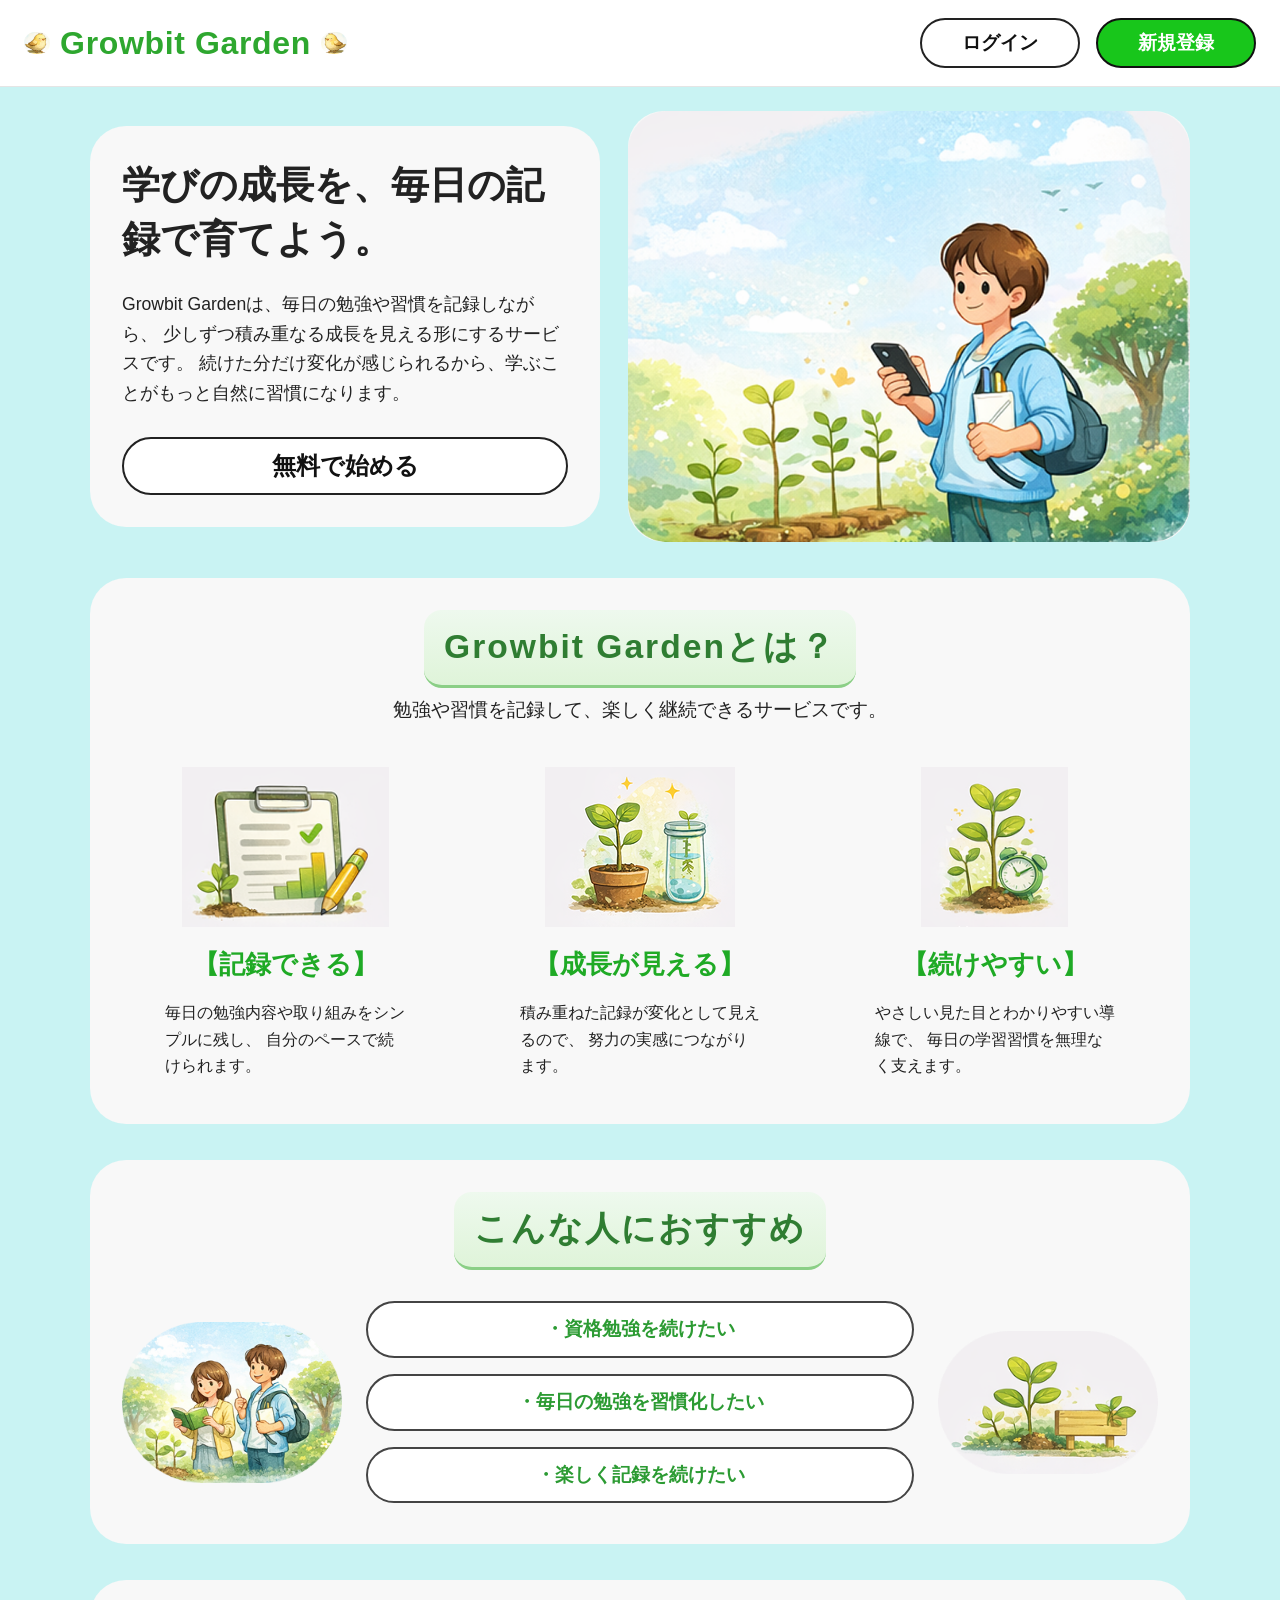
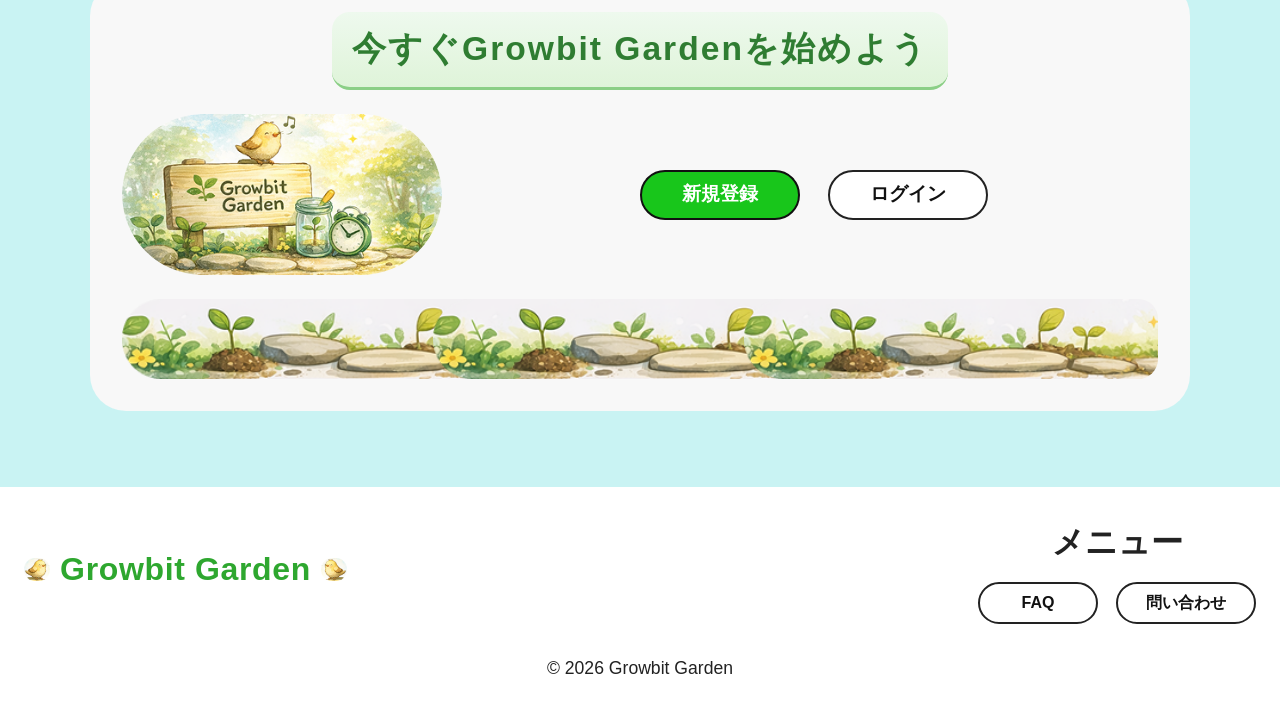
<file: index.html>
<!DOCTYPE html>
<html lang="ja">

<head>
  <meta charset="UTF-8" />
  <meta name="viewport" content="width=device-width, initial-scale=1.0" />
  <title>Growbit Garden</title>
  <link rel="stylesheet" href="style.css" />
</head>

<body>
  <header class="site-header">
    <div class="logo">
      <img src="images/logo-chick.png" class="logo-icon" />
      <span class="logo-text">Growbit Garden</span>
      <img src="images/logo-chick (2).png" class="logo-icon" />
    </div>

    <nav class="header-buttons">
      <a href="login.html" class="btn btn-outline">ログイン</a>
      <a href="signup.html" class="btn btn-primary">新規登録</a>
    </nav>
  </header>

  <main>
    <section class="hero section-card hero-grid">
      <div class="hero-content">
        <h1>学びの成長を、毎日の記録で育てよう。</h1>
        <p>
          Growbit Gardenは、毎日の勉強や習慣を記録しながら、
          少しずつ積み重なる成長を見える形にするサービスです。
          続けた分だけ変化が感じられるから、学ぶことがもっと自然に習慣になります。
        </p>
        <a href="signup.html" class="btn btn-outline large">無料で始める</a>
      </div>

      <div class="hero-image">
        <img src="images/hero-boy.png" alt="スマホを持つ男の子のイラスト" />
      </div>
    </section>

    <section class="section-card about">
      <h2>Growbit Gardenとは？</h2>
      <p class="section-lead">
        勉強や習慣を記録して、楽しく継続できるサービスです。
      </p>

      <div class="feature-list">
        <article class="feature-item">
          <img src="images/feature-record.png" alt="記録できるイメージ" />
          <h3>【記録できる】</h3>
          <p>
            毎日の勉強内容や取り組みをシンプルに残し、
            自分のペースで続けられます。
          </p>
        </article>

        <article class="feature-item">
          <img src="images/feature-growth.png" alt="成長が見えるイメージ" />
          <h3>【成長が見える】</h3>
          <p>
            積み重ねた記録が変化として見えるので、
            努力の実感につながります。
          </p>
        </article>

        <article class="feature-item">
          <img src="images/feature-continue.png" alt="続けやすいイメージ" />
          <h3>【続けやすい】</h3>
          <p>
            やさしい見た目とわかりやすい導線で、
            毎日の学習習慣を無理なく支えます。
          </p>
        </article>
      </div>
    </section>

    <section class="section-card recommend">
      <h2>こんな人におすすめ</h2>

      <div class="recommend-grid">
        <div class="recommend-image">
          <img src="images/recommend-left.png" alt="おすすめ人物のイラスト" />
        </div>

        <ul class="recommend-list">
          <li>・資格勉強を続けたい</li>
          <li>・毎日の勉強を習慣化したい</li>
          <li>・楽しく記録を続けたい</li>
        </ul>

        <div class="recommend-image">
          <img src="images/recommend-right.png" alt="植物のイラスト" />
        </div>
      </div>
    </section>

    <section class="section-card cta">
      <h2>今すぐGrowbit Gardenを始めよう</h2>

      <div class="cta-content">
        <div class="cta-image">
          <img src="images/cta-image.png" alt="Growbit Gardenのイメージ" />
        </div>

        <div class="cta-buttons">
          <a href="signup.html" class="btn btn-primary">新規登録</a>
          <a href="login.html" class="btn btn-outline">ログイン</a>
        </div>
      </div>

      <div class="grass-line">
        <img src="images/grass.png" class="grass" />
        <img src="images/grass.png" class="grass" />
        <img src="images/grass.png" class="grass" />
      </div>
    </section>
  </main>

  <footer class="site-footer">
    <div class="footer-brand">
      <img src="images/logo-chick.png" class="logo-icon" />
      <span class="logo-text">Growbit Garden</span>
      <img src="images/logo-chick (2).png" class="logo-icon" />
    </div>

    <div class="footer-menu">
      <h3>メニュー</h3>
      <div class="footer-links">
        <a href="faq.html" class="btn btn-outline small">FAQ</a>
        <a href="contact.html" class="btn btn-outline small">問い合わせ</a>
      </div>
    </div>

    <p class="copyright">© 2026 Growbit Garden</p>
  </footer>
</body>

</html>
</file>
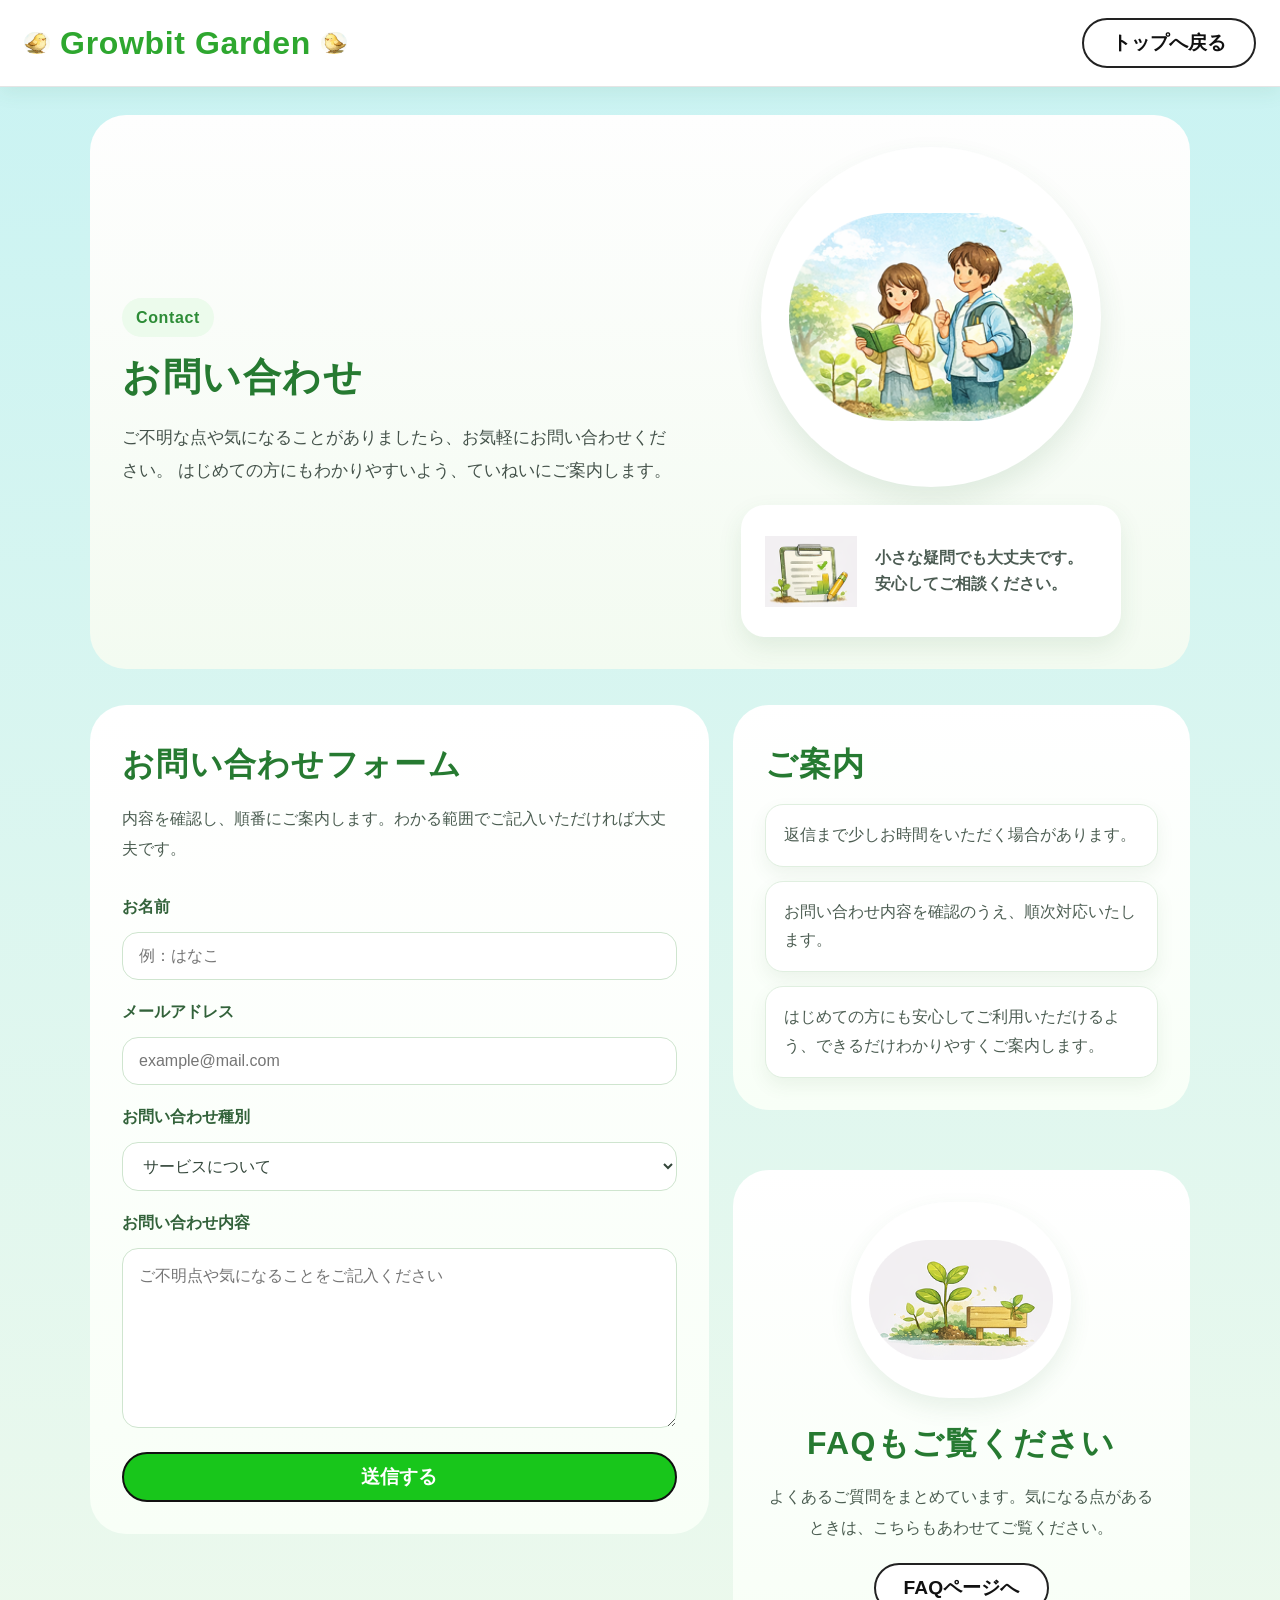
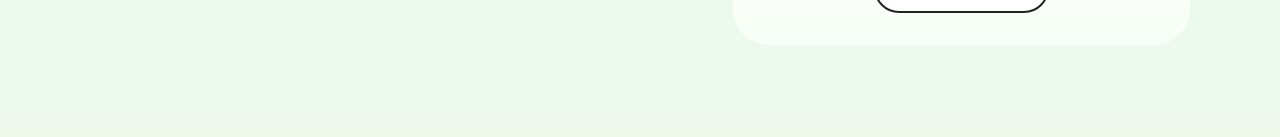
<file: contact.html>
<!DOCTYPE html>
<html lang="ja">

<head>
  <meta charset="UTF-8">
  <meta name="viewport" content="width=device-width, initial-scale=1.0">
  <title>お問い合わせ | Growbit Garden</title>
  <link rel="stylesheet" href="style.css">
</head>

<body class="faq-page contact-page">
  <header class="site-header faq-header">
    <div class="logo">
      <img src="images/logo-chick.png" class="logo-icon" alt="Growbit Gardenのロゴ">
      <span class="logo-text">Growbit Garden</span>
      <img src="images/logo-chick (2).png" class="logo-icon" alt="">
    </div>

    <nav class="header-buttons">
      <a href="index.html" class="btn btn-outline">トップへ戻る</a>
    </nav>
  </header>

  <main class="faq-main contact-main">
    <section class="section-card faq-hero contact-hero">
      <div class="faq-hero-copy">
        <p class="faq-label">Contact</p>
        <h1>お問い合わせ</h1>
        <p class="faq-lead">
          ご不明な点や気になることがありましたら、お気軽にお問い合わせください。
          はじめての方にもわかりやすいよう、ていねいにご案内します。
        </p>
      </div>

      <div class="faq-hero-visual contact-hero-visual">
        <div class="faq-hero-circle contact-hero-circle">
          <img src="images/recommend-left.png" alt="お問い合わせ案内のイラスト">
        </div>
        <div class="faq-mini-card contact-mini-card">
          <img src="images/feature-record.png" alt="記録できるイメージ">
          <p class="faq-mini-text">
            小さな疑問でも大丈夫です。安心してご相談ください。
          </p>
        </div>
      </div>
    </section>

    <section class="contact-grid">
      <section class="section-card contact-form-card">
        <h2>お問い合わせフォーム</h2>
        <p class="contact-form-lead">
          内容を確認し、順番にご案内します。わかる範囲でご記入いただければ大丈夫です。
        </p>

        <form class="contact-form">
          <label for="contact-name">お名前</label>
          <input id="contact-name" type="text" placeholder="例：はなこ">

          <label for="contact-email">メールアドレス</label>
          <input id="contact-email" type="email" placeholder="example@mail.com">

          <label for="contact-type">お問い合わせ種別</label>
          <select id="contact-type">
            <option>サービスについて</option>
            <option>ログインについて</option>
            <option>ご要望</option>
            <option>その他</option>
          </select>

          <label for="contact-message">お問い合わせ内容</label>
          <textarea id="contact-message" placeholder="ご不明点や気になることをご記入ください"></textarea>

          <button type="submit" class="btn btn-primary wide contact-submit">送信する</button>
        </form>
      </section>

      <aside class="contact-side">
        <section class="section-card contact-note-card">
          <h2>ご案内</h2>
          <ul class="contact-note-list">
            <li>返信まで少しお時間をいただく場合があります。</li>
            <li>お問い合わせ内容を確認のうえ、順次対応いたします。</li>
            <li>はじめての方にも安心してご利用いただけるよう、できるだけわかりやすくご案内します。</li>
          </ul>
        </section>

        <section class="section-card contact-faq-card">
          <div class="contact-faq-visual">
            <img src="images/recommend-right.png" alt="植物のイラスト">
          </div>
          <h2>FAQもご覧ください</h2>
          <p>よくあるご質問をまとめています。気になる点があるときは、こちらもあわせてご覧ください。</p>
          <a href="faq.html" class="btn btn-outline">FAQページへ</a>
        </section>
      </aside>
    </section>
  </main>
</body>

</html>
</file>
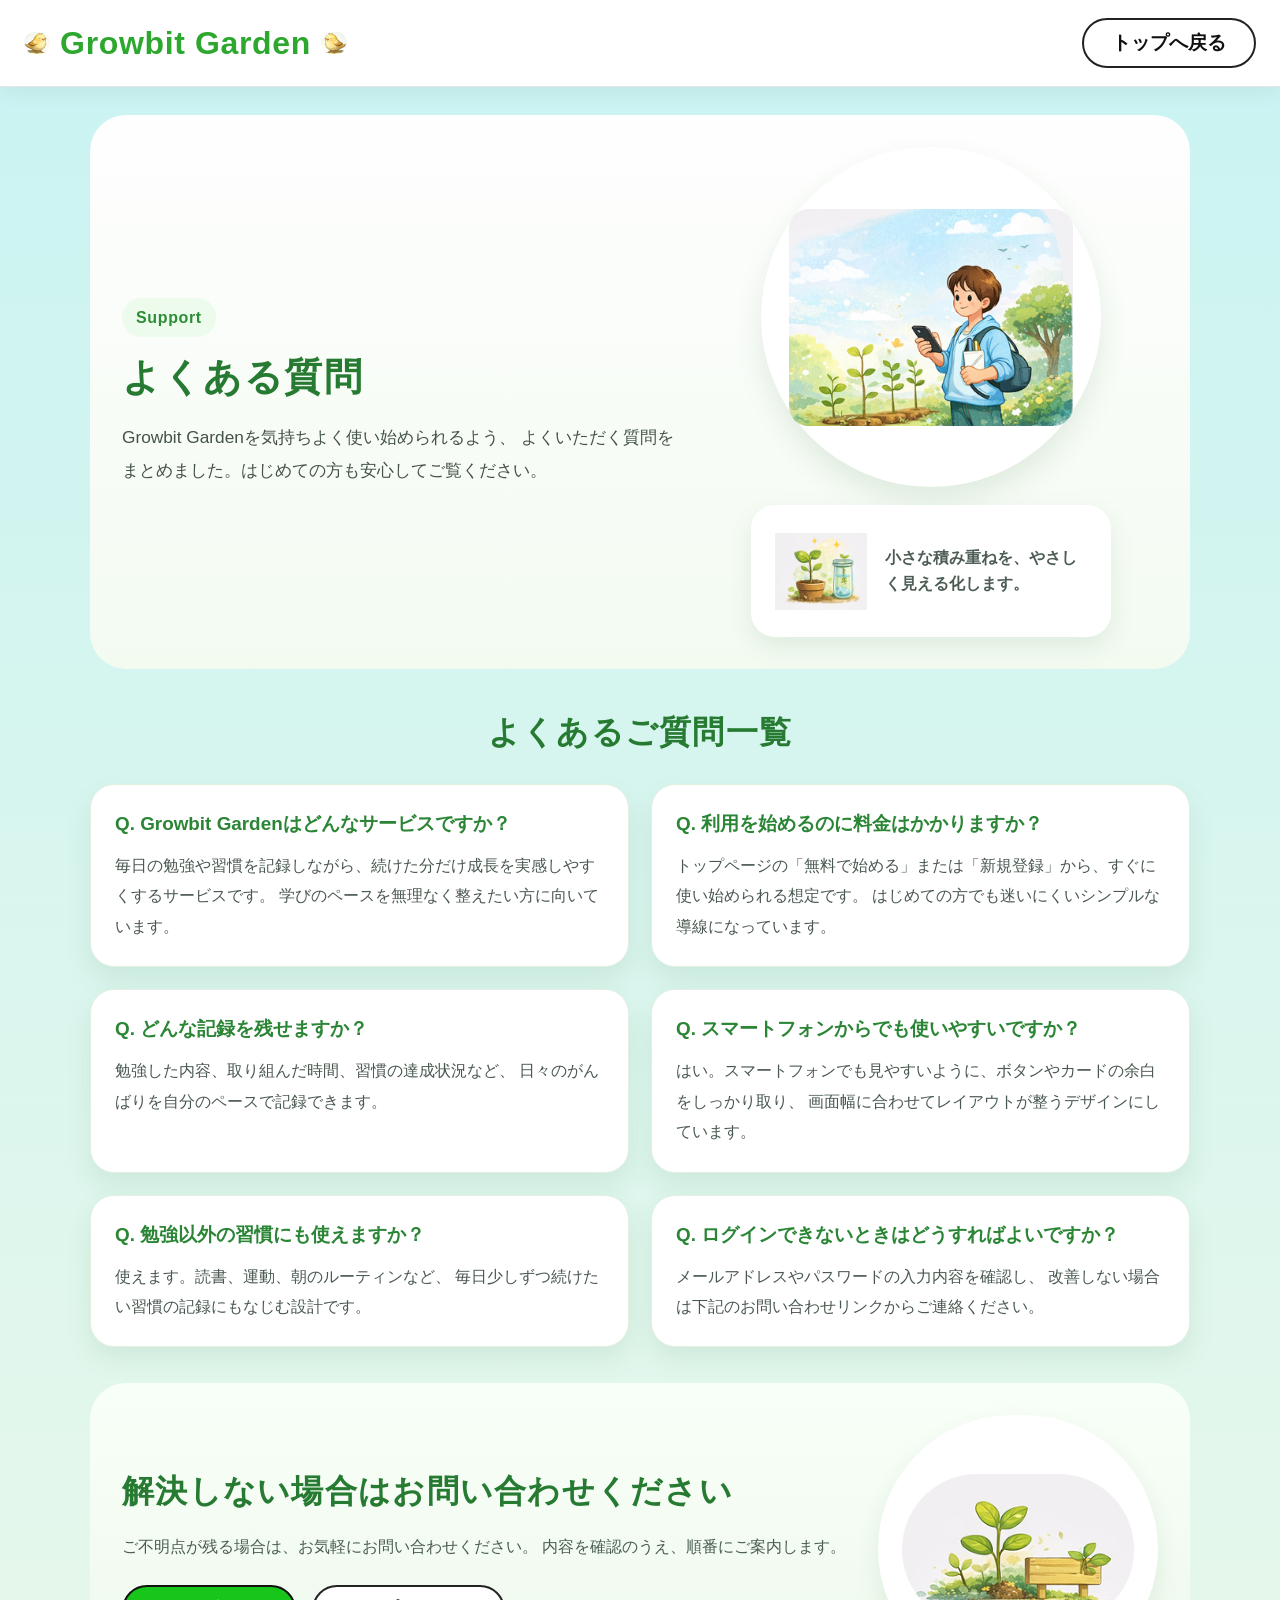
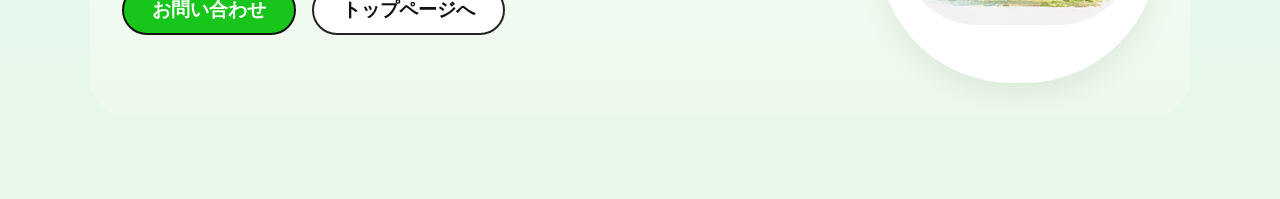
<file: faq.html>
<!DOCTYPE html>
<html lang="ja">

<head>
  <meta charset="UTF-8">
  <meta name="viewport" content="width=device-width, initial-scale=1.0">
  <title>FAQ | Growbit Garden</title>
  <link rel="stylesheet" href="style.css">
</head>

<body class="faq-page">
  <header class="site-header faq-header">
    <div class="logo">
      <img src="images/logo-chick.png" class="logo-icon" alt="Growbit Gardenのロゴ">
      <span class="logo-text">Growbit Garden</span>
      <img src="images/logo-chick (2).png" class="logo-icon" alt="">
    </div>

    <nav class="header-buttons">
      <a href="index.html" class="btn btn-outline">トップへ戻る</a>
    </nav>
  </header>

  <main class="faq-main">
    <section class="section-card faq-hero">
      <div class="faq-hero-copy">
        <p class="faq-label">Support</p>
        <h1>よくある質問</h1>
        <p class="faq-lead">
          Growbit Gardenを気持ちよく使い始められるよう、
          よくいただく質問をまとめました。はじめての方も安心してご覧ください。
        </p>
      </div>

      <div class="faq-hero-visual">
        <div class="faq-hero-circle">
          <img src="images/hero-boy.png" alt="Growbit Gardenの案内イラスト">
        </div>
        <div class="faq-mini-card">
          <img src="images/feature-growth.png" alt="成長が見えるイメージ">
          <p class="faq-mini-text">小さな積み重ねを、やさしく見える化します。</p>
        </div>
      </div>
    </section>

    <section class="faq-list-section">
      <h2>よくあるご質問一覧</h2>

      <div class="faq-grid">
        <article class="faq-card">
          <p class="faq-question">Q. Growbit Gardenはどんなサービスですか？</p>
          <p class="faq-answer">
            毎日の勉強や習慣を記録しながら、続けた分だけ成長を実感しやすくするサービスです。
            学びのペースを無理なく整えたい方に向いています。
          </p>
        </article>

        <article class="faq-card">
          <p class="faq-question">Q. 利用を始めるのに料金はかかりますか？</p>
          <p class="faq-answer">
            トップページの「無料で始める」または「新規登録」から、すぐに使い始められる想定です。
            はじめての方でも迷いにくいシンプルな導線になっています。
          </p>
        </article>

        <article class="faq-card">
          <p class="faq-question">Q. どんな記録を残せますか？</p>
          <p class="faq-answer">
            勉強した内容、取り組んだ時間、習慣の達成状況など、
            日々のがんばりを自分のペースで記録できます。
          </p>
        </article>

        <article class="faq-card">
          <p class="faq-question">Q. スマートフォンからでも使いやすいですか？</p>
          <p class="faq-answer">
            はい。スマートフォンでも見やすいように、ボタンやカードの余白をしっかり取り、
            画面幅に合わせてレイアウトが整うデザインにしています。
          </p>
        </article>

        <article class="faq-card">
          <p class="faq-question">Q. 勉強以外の習慣にも使えますか？</p>
          <p class="faq-answer">
            使えます。読書、運動、朝のルーティンなど、
            毎日少しずつ続けたい習慣の記録にもなじむ設計です。
          </p>
        </article>

        <article class="faq-card">
          <p class="faq-question">Q. ログインできないときはどうすればよいですか？</p>
          <p class="faq-answer">
            メールアドレスやパスワードの入力内容を確認し、
            改善しない場合は下記のお問い合わせリンクからご連絡ください。
          </p>
        </article>
      </div>
    </section>

    <section class="section-card faq-contact">
      <div class="faq-contact-copy">
        <h2>解決しない場合はお問い合わせください</h2>
        <p>
          ご不明点が残る場合は、お気軽にお問い合わせください。
          内容を確認のうえ、順番にご案内します。
        </p>
        <div class="faq-contact-actions">
          <a href="contact.html" class="btn btn-primary">お問い合わせ</a>
          <a href="index.html" class="btn btn-outline">トップページへ</a>
        </div>
      </div>

      <div class="faq-contact-visual">
        <img src="images/recommend-right.png" alt="植物のイラスト">
      </div>
    </section>
  </main>
</body>

</html>
</file>
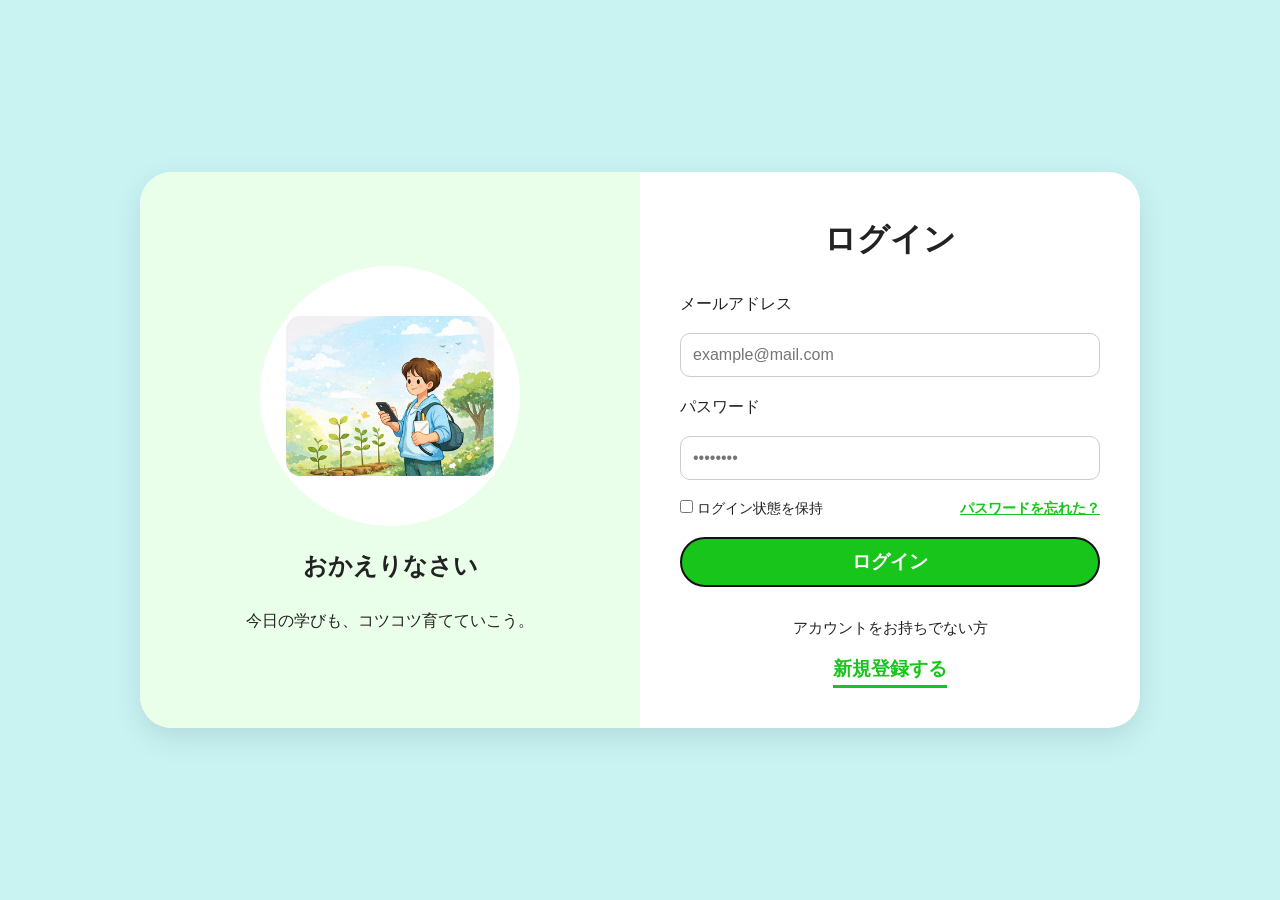
<file: login.html>
<!DOCTYPE html>
<html lang="ja">

<head>
  <meta charset="UTF-8">
  <title>ログイン | Growbit Garden</title>
  <link rel="stylesheet" href="style.css">
</head>

<body class="auth-page">

  <div class="auth-container">

    <!-- 左：ビジュアル -->
    <div class="auth-visual">
      <div class="visual-circle">
        <!-- ここに画像入れる -->
        <img src="images/hero-boy.png" alt="イラスト">
      </div>
      <h2>おかえりなさい</h2>
      <p>今日の学びも、コツコツ育てていこう。</p>
    </div>

    <!-- 右：フォーム -->
    <div class="auth-form">
      <h1>ログイン</h1>

      <form>
        <label>メールアドレス</label>
        <input type="email" placeholder="example@mail.com">

        <label>パスワード</label>
        <input type="password" placeholder="••••••••">

        <div class="form-options">
          <label><input type="checkbox"> ログイン状態を保持</label>
          <a href="#" class="link-forgot">パスワードを忘れた？</a>
        </div>

        <button class="btn btn-primary wide">ログイン</button>
      </form>

      <p class="auth-link">
        アカウントをお持ちでない方
      </p>

      <a href="signup.html" class="register-btn">新規登録する</a>
    </div>

  </div>

</body>

</html>
</file>
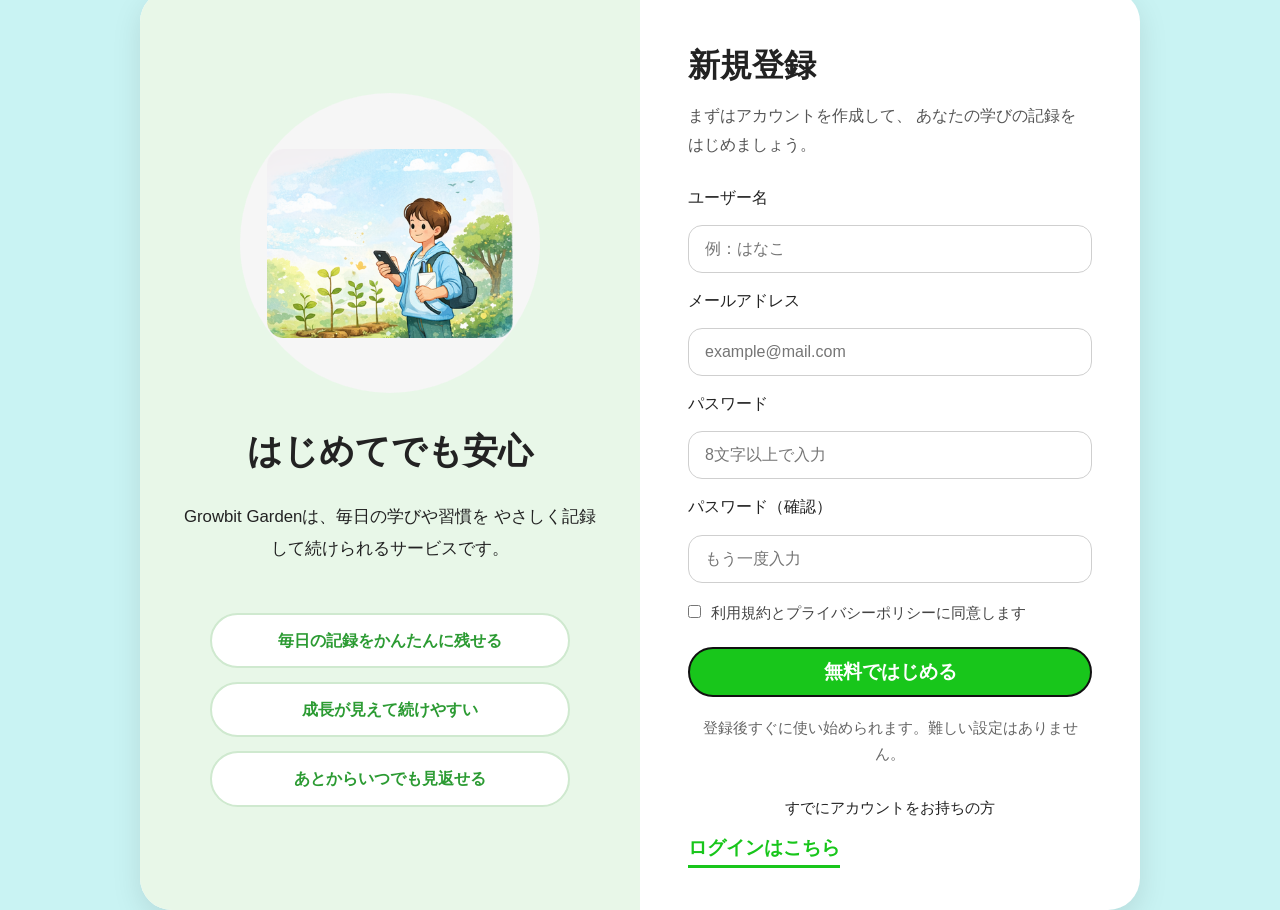
<file: signup.html>
<!DOCTYPE html>
<html lang="ja">

<head>
  <meta charset="UTF-8">
  <meta name="viewport" content="width=device-width, initial-scale=1.0">
  <title>新規登録 | Growbit Garden</title>
  <link rel="stylesheet" href="style.css">
</head>

<body class="auth-page">

  <div class="auth-container signup-layout">

    <!-- 左：安心感を出す説明エリア -->
    <div class="auth-visual signup-visual">
      <div class="visual-circle signup-circle">
        <img src="images/hero-boy.png" alt="Growbit Gardenのイラスト">
      </div>

      <h2>はじめてでも安心</h2>
      <p class="signup-lead">
        Growbit Gardenは、毎日の学びや習慣を
        やさしく記録して続けられるサービスです。
      </p>

      <div class="signup-points">
        <div class="signup-point">毎日の記録をかんたんに残せる</div>
        <div class="signup-point">成長が見えて続けやすい</div>
        <div class="signup-point">あとからいつでも見返せる</div>
      </div>
    </div>

    <!-- 右：フォーム -->
    <div class="auth-form signup-form">
      <h1>新規登録</h1>
      <p class="signup-description">
        まずはアカウントを作成して、
        あなたの学びの記録をはじめましょう。
      </p>

      <form>
        <label for="name">ユーザー名</label>
        <input id="name" type="text" placeholder="例：はなこ">

        <label for="email">メールアドレス</label>
        <input id="email" type="email" placeholder="example@mail.com">

        <label for="password">パスワード</label>
        <input id="password" type="password" placeholder="8文字以上で入力">

        <label for="password-confirm">パスワード（確認）</label>
        <input id="password-confirm" type="password" placeholder="もう一度入力">

        <label class="consent-row">
          <input type="checkbox">
          <span>利用規約とプライバシーポリシーに同意します</span>
        </label>

        <button type="submit" class="btn btn-primary wide signup-submit">
          無料ではじめる
        </button>
      </form>

      <p class="signup-note">
        登録後すぐに使い始められます。難しい設定はありません。
      </p>

      <p class="auth-link">
        すでにアカウントをお持ちの方
      </p>
      <a href="login.html" class="register-btn login-text-link">ログインはこちら</a>
    </div>

  </div>

</body>

</html>
</file>
<file: style.css>
@charset "UTF-8";

* {
    margin: 0;
    padding: 0;
    box-sizing: border-box;
}

body {
    font-family: "Hiragino Sans", "Yu Gothic", "Meiryo", sans-serif;
    background: #c9f3f3;
    color: #222;
    line-height: 1.7;
}

img {
    max-width: 100%;
    display: block;
}

a {
    text-decoration: none;
    color: inherit;
}

main {
    width: min(1100px, calc(100% - 32px));
    margin: 0 auto;
    padding: 24px 0 40px;
}

.site-header {
    width: 100%;
    background: #fff;
    padding: 16px 24px;
    display: flex;
    justify-content: space-between;
    align-items: center;
    gap: 16px;
    flex-wrap: wrap;
    border-bottom: 1px solid #e5e5e5;
}

.logo,
.footer-brand {
    display: flex;
    align-items: center;
    gap: 10px;
}

.logo-text {
    font-size: 2rem;
    font-weight: 800;
    color: #2ea72f;
    letter-spacing: 0.02em;
}

.logo-icon {
    height: 1.4em;
    width: auto;
    vertical-align: middle;
}

.header-buttons {
    display: flex;
    gap: 16px;
    flex-wrap: wrap;
}

.btn {
    display: inline-flex;
    justify-content: center;
    align-items: center;
    min-width: 160px;
    height: 50px;
    padding: 0 28px;
    border-radius: 999px;
    font-size: 1.2rem;
    font-weight: 700;
    border: 2px solid #222;
    transition: 0.2s ease;
}

.btn:hover {
    transform: translateY(-2px);
}

.btn-outline {
    background: #fff;
    color: #111;
}

.btn-primary {
    background: #18c61b;
    color: #fff;
    border-color: #111;
}

.btn.large {
    min-width: 220px;
    height: 58px;
    font-size: 1.5rem;
}

.btn.wide {
    min-width: 240px;
}

.btn.small {
    min-width: 120px;
    height: 42px;
    font-size: 1rem;
}

.section-card {
    background: #f8f8f8;
    border-radius: 36px;
    padding: 32px;
    margin-bottom: 36px;
}

.hero-grid {
    display: grid;
    grid-template-columns: 1fr 1.1fr;
    gap: 28px;
    align-items: center;
    background: transparent;
    padding: 0;
}

.hero-content,
.hero-image {
    background: #f8f8f8;
    border-radius: 36px;
    padding: 32px;
    min-height: 360px;
}

.hero-content {
    display: flex;
    flex-direction: column;
    justify-content: center;
}

.hero-content h1 {
    font-size: 2.4rem;
    line-height: 1.4;
    margin-bottom: 24px;
    font-weight: 800;
}

.hero-content p {
    font-size: 1.1rem;
    margin-bottom: 28px;
    max-width: 34em;
}

.hero-image {
    padding: 0;
    overflow: hidden;
}

.hero-image img {
    width: 100%;
    height: 100%;
    object-fit: cover;
}

.about h2,
.recommend h2,
.cta h2 {
    display: table;
    margin: 0 auto 6px;
    color: #2f7d32;
    background: linear-gradient(180deg, #eef9ee 0%, #dff4d9 100%);
    border-bottom: 3px solid #8bcf86;
    padding: 8px 20px 10px;
    border-radius: 18px;
    text-align: center;
    font-size: 2.1rem;
    font-weight: 800;
    letter-spacing: 0.06em;
}

.about,
.recommend,
.cta {
    text-align: center;
}

.section-lead {
    text-align: center;
    font-size: 1.2rem;
    margin-bottom: 28px;
}

.feature-list {
    display: grid;
    grid-template-columns: repeat(3, 1fr);
    gap: 28px;
    margin-top: 18px;
}

.feature-item {
    text-align: center;
    padding: 12px;
}

.feature-item img {
    width: 220px;
    height: 160px;
    object-fit: contain;
    margin: 0 auto 16px;
}

.feature-item h3 {
    color: #1faa25;
    font-size: 1.6rem;
    margin-bottom: 14px;
    font-weight: 800;
}

.feature-item p {
    font-size: 0.98rem;
    text-align: left;
    max-width: 240px;
    margin: 0 auto;
}

.recommend-grid {
    display: grid;
    grid-template-columns: 220px 1fr 220px;
    gap: 24px;
    align-items: center;
    margin-top: 22px;
}

.recommend-image img {
    width: 100%;
    height: 220px;
    border-radius: 999px;
    object-fit: contain;
}

.recommend-list {
    list-style: none;
    display: flex;
    flex-direction: column;
    gap: 16px;
}

.recommend-list li {
    border: 2px solid #444;
    border-radius: 999px;
    background: #fff;
    text-align: center;
    padding: 10px 20px;
    font-size: 1.2rem;
    font-weight: 700;
    color: #2c9b33;
}

.cta-content {
    display: grid;
    grid-template-columns: 320px 1fr;
    gap: 28px;
    align-items: center;
    margin-top: 24px;
}

.cta-image img {
    width: 100%;
    border-radius: 999px;
    object-fit: cover;
}

.cta-buttons {
    display: flex;
    justify-content: center;
    gap: 28px;
    flex-wrap: wrap;
}

.grass-line {
    margin-top: 24px;
    height: 80px;
    position: relative;
    overflow: hidden;
    border-radius: 20px;
}

/* 共通 */
.grass {
    position: absolute;
    bottom: 0;
    height: 100%;
}

/* 1枚目 */
.grass:nth-child(1) {
    left: 0;
}

/* 2枚目（少し重ねる） */
.grass:nth-child(2) {
    left: 30%;
}

/* 3枚目（さらに重ねる） */
.grass:nth-child(3) {
    left: 60%;
}

.site-footer {
    background: #fff;
    padding: 28px 24px 20px;
    display: grid;
    grid-template-columns: 1fr auto;
    gap: 20px;
    align-items: center;
}

.footer-menu {
    text-align: center;
}

.footer-menu h3 {
    font-size: 2rem;
    margin-bottom: 12px;
    font-weight: 800;
}

.footer-links {
    display: flex;
    gap: 18px;
    justify-content: center;
    flex-wrap: wrap;
}

.copyright {
    grid-column: 1 / -1;
    text-align: center;
    font-size: 1.1rem;
    margin-top: 10px;
}

@media (max-width: 900px) {

    .hero-grid,
    .feature-list,
    .recommend-grid,
    .cta-content,
    .site-footer {
        grid-template-columns: 1fr;
    }

    .hero-content,
    .hero-image {
        min-height: auto;
    }

    .recommend-image {
        max-width: 220px;
        margin: 0 auto;
    }

    .feature-item p {
        text-align: center;
    }

    .site-header {
        justify-content: center;
    }

    .footer-brand,
    .footer-menu {
        justify-self: center;
    }
}

@media (max-width: 600px) {
    .logo-text {
        font-size: 1.5rem;
    }

    .logo-icon {
        font-size: 1.5rem;
    }

    .hero-content h1,
    .about h2,
    .recommend h2,
    .cta h2,
    .footer-menu h3 {
        font-size: 1.7rem;
    }

    .btn {
        min-width: 140px;
        font-size: 1rem;
    }

    .btn.large,
    .btn.wide {
        min-width: 100%;
    }

    .section-card,
    .hero-content {
        padding: 24px;
    }

    .hero-grid {
        gap: 20px;
    }

    main {
        width: min(100% - 20px, 1100px);
    }
}

/* ===== ログインページ ===== */
.auth-page {
    background: #c9f3f3;
    display: flex;
    justify-content: center;
    align-items: center;
    height: 100vh;
}

.auth-container {
    width: min(1000px, 90%);
    display: grid;
    grid-template-columns: 1fr 1fr;
    background: #fff;
    border-radius: 32px;
    overflow: hidden;
    box-shadow: 0 10px 30px rgba(0, 0, 0, 0.1);
}

/* 左側 */
.auth-visual {
    background: #eaffea;
    padding: 40px;
    text-align: center;
    display: flex;
    flex-direction: column;
    justify-content: center;
    gap: 20px;
}

.visual-circle {
    width: 260px;
    height: 260px;
    margin: 0 auto;
    border-radius: 50%;
    background: #fff;
    display: flex;
    justify-content: center;
    align-items: center;
    overflow: hidden;
}

.visual-circle img {
    width: 80%;
}

/* 右側 */
.auth-form {
    padding: 40px;
}

.auth-form h1 {
    font-size: 2rem;
    margin-bottom: 24px;
    font-weight: 800;
}

.auth-form form {
    display: flex;
    flex-direction: column;
    gap: 16px;
}

.auth-form input {
    padding: 12px;
    border-radius: 10px;
    border: 1px solid #ccc;
    font-size: 1rem;
}

.form-options {
    display: flex;
    justify-content: space-between;
    font-size: 0.9rem;
}

.auth-link {
    margin-top: 20px;
    text-align: center;
}

/* レスポンシブ */
@media (max-width: 800px) {
    .auth-container {
        grid-template-columns: 1fr;
    }

    .auth-visual {
        padding: 30px 20px;
    }
}

/* ===== ログイン補助リンク強化 ===== */

/* パスワード忘れた */
.link-forgot {
    color: #18c61b;
    font-weight: 700;
    text-decoration: underline;
}

.link-forgot:hover {
    opacity: 0.7;
}

/* 新規登録ボタン */
.register-btn {
    display: block;
    margin-top: 16px;
}

/* authリンクの余白調整 */
.auth-link {
    margin-top: 24px;
    text-align: center;
    font-size: 0.95rem;
}

/* ===== 新規登録リンク（最終調整） ===== */
.register-btn {
    display: inline-block;
    /* ← blockをやめる */
    margin: 12px auto 0;
    /* ← 中央寄せ */

    padding: 0;
    border: none;
    background: none;

    color: #18c61b;
    font-weight: 800;
    font-size: 1.2rem;

    border-bottom: 3px solid #18c61b;
    /* ← 文字幅にフィット */
}

/* 親を中央寄せにする */
.auth-form {
    text-align: center;
}

/* でもフォームは崩さない */
.auth-form form {
    text-align: left;
}

.auth-link {
    margin-top: 28px;
}

/* ===== 新規登録ページ ===== */
.signup-layout {
    grid-template-columns: 1fr 1fr;
}

.signup-visual {
    background: #e8f7e8;
    padding: 48px 40px;
}

.signup-circle {
    width: 300px;
    height: 300px;
    background: #f6f6f6;
}

.signup-circle img {
    width: 82%;
    height: auto;
    object-fit: contain;
}

.signup-visual h2 {
    font-size: 2.2rem;
    font-weight: 800;
    margin-top: 8px;
}

.signup-lead {
    font-size: 1.05rem;
    line-height: 1.9;
    max-width: 30em;
    margin: 0 auto;
}

.signup-points {
    margin-top: 28px;
    display: flex;
    flex-direction: column;
    gap: 14px;
    align-items: center;
}

.signup-point {
    background: #fff;
    border: 2px solid #cfe9cf;
    border-radius: 999px;
    padding: 12px 20px;
    font-weight: 700;
    color: #2c9b33;
    width: min(100%, 360px);
}

.signup-form {
    padding: 48px 48px 42px;
    text-align: left;
}

.signup-badge {
    display: inline-block;
    background: #ecffec;
    color: #24a727;
    border: 2px solid #bde5be;
    border-radius: 999px;
    padding: 6px 14px;
    font-size: 0.95rem;
    font-weight: 700;
    margin-bottom: 16px;
}

.signup-form h1 {
    margin-bottom: 10px;
}

.signup-description {
    font-size: 1rem;
    color: #555;
    margin-bottom: 24px;
    line-height: 1.8;
}

.signup-form form {
    display: flex;
    flex-direction: column;
    gap: 14px;
}

.signup-form input[type="text"],
.signup-form input[type="email"],
.signup-form input[type="password"] {
    padding: 14px 16px;
    border-radius: 14px;
    border: 1.5px solid #cfcfcf;
    font-size: 1rem;
    background: #fff;
}

.signup-form input:focus {
    outline: none;
    border-color: #18c61b;
    box-shadow: 0 0 0 4px rgba(24, 198, 27, 0.12);
}

.consent-row {
    display: flex;
    align-items: flex-start;
    gap: 10px;
    margin-top: 4px;
    font-size: 0.95rem;
    line-height: 1.6;
    color: #444;
}

.consent-row input {
    margin-top: 4px;
}

.signup-submit {
    margin-top: 8px;
    width: 100%;
}

.signup-note {
    margin-top: 18px;
    font-size: 0.95rem;
    color: #666;
    text-align: center;
    line-height: 1.7;
}

.login-text-link {
    display: inline-block;
    margin: 12px auto 0;
}

@media (max-width: 900px) {
    .signup-layout {
        grid-template-columns: 1fr;
    }

    .signup-form {
        padding: 32px 24px 30px;
    }

    .signup-visual {
        padding: 36px 24px;
    }

    .signup-circle {
        width: 240px;
        height: 240px;
    }

    .signup-visual h2 {
        font-size: 1.9rem;
    }
}

/* ===== FAQページ ===== */
.faq-page {
    background: linear-gradient(180deg, #c9f3f3 0%, #e9f8ea 100%);
    min-height: 100vh;
}

.faq-header {
    position: sticky;
    top: 0;
    z-index: 10;
    box-shadow: 0 6px 18px rgba(57, 115, 66, 0.08);
}

.faq-main {
    width: min(1100px, calc(100% - 32px));
    margin: 0 auto;
    padding: 28px 0 48px;
}

.faq-hero {
    display: grid;
    grid-template-columns: 1.1fr 0.9fr;
    gap: 28px;
    align-items: center;
    background: linear-gradient(180deg, #fefefe 0%, #f3fbf1 100%);
}

.faq-label {
    display: inline-block;
    margin-bottom: 14px;
    padding: 6px 14px;
    border-radius: 999px;
    background: #ecfbec;
    color: #2d8c37;
    font-weight: 700;
    letter-spacing: 0.04em;
}

.faq-hero h1,
.faq-list-section h2,
.faq-contact h2 {
    color: #267a31;
    font-weight: 800;
    letter-spacing: 0.04em;
}

.faq-hero h1 {
    font-size: 2.4rem;
    line-height: 1.35;
    margin-bottom: 18px;
}

.faq-lead {
    font-size: 1.08rem;
    line-height: 1.9;
    color: #44524a;
    max-width: 34em;
}

.faq-hero-visual {
    display: grid;
    gap: 18px;
    justify-items: center;
}

.faq-hero-circle {
    width: min(100%, 340px);
    aspect-ratio: 1;
    border-radius: 50%;
    background: #ffffff;
    display: flex;
    align-items: center;
    justify-content: center;
    padding: 28px;
    box-shadow: 0 14px 28px rgba(60, 119, 69, 0.12);
}

.faq-hero-circle img {
    width: 100%;
    height: 100%;
    object-fit: contain;
}

.faq-mini-card {
    width: min(100%, 360px);
    background: #fff;
    border-radius: 24px;
    padding: 20px 24px;
    display: grid;
    grid-template-columns: 92px 1fr;
    gap: 18px;
    align-items: center;
    box-shadow: 0 10px 24px rgba(52, 106, 60, 0.1);
}

.faq-mini-card img {
    width: 92px;
    height: 92px;
    object-fit: contain;
}

.faq-mini-card p {
    color: #4c5c53;
    font-weight: 700;
    line-height: 1.7;
}

.faq-mini-text {
    font-size: 0.98rem;
    line-height: 1.8;
    max-width: 16em;
}

.faq-list-section {
    margin: 0 0 36px;
}

.faq-list-section h2 {
    text-align: center;
    font-size: 2rem;
    margin-bottom: 24px;
}

.faq-grid {
    display: grid;
    grid-template-columns: repeat(2, 1fr);
    gap: 22px;
}

.faq-card {
    background: #fff;
    border-radius: 24px;
    padding: 24px;
    box-shadow: 0 12px 26px rgba(58, 116, 68, 0.1);
    border: 1px solid #e3f0e1;
}

.faq-question {
    color: #2a8535;
    font-size: 1.18rem;
    font-weight: 800;
    line-height: 1.6;
    margin-bottom: 12px;
}

.faq-answer {
    color: #49584f;
    line-height: 1.9;
}

.faq-contact {
    display: grid;
    grid-template-columns: 1.1fr 280px;
    gap: 24px;
    align-items: center;
    background: linear-gradient(180deg, #f8fff8 0%, #eef8ec 100%);
}

.faq-contact h2 {
    font-size: 2rem;
    margin-bottom: 14px;
}

.faq-contact p {
    color: #4b5d51;
    line-height: 1.9;
    margin-bottom: 22px;
}

.faq-contact-actions {
    display: flex;
    gap: 16px;
    flex-wrap: wrap;
}

.faq-contact-visual {
    background: #fff;
    border-radius: 999px;
    padding: 24px;
    box-shadow: 0 12px 24px rgba(58, 116, 68, 0.1);
}

.faq-contact-visual img {
    width: 100%;
    height: 220px;
    object-fit: contain;
}

@media (max-width: 900px) {
    .faq-hero,
    .faq-grid,
    .faq-contact {
        grid-template-columns: 1fr;
    }

    .faq-hero {
        text-align: center;
    }

    .faq-lead {
        margin: 0 auto;
    }

    .faq-contact {
        text-align: center;
    }

    .faq-contact-actions {
        justify-content: center;
    }

    .faq-contact-visual {
        max-width: 320px;
        margin: 0 auto;
    }
}

@media (max-width: 600px) {
    .faq-main {
        width: min(100% - 20px, 1100px);
        padding: 20px 0 40px;
    }

    .faq-hero h1,
    .faq-list-section h2,
    .faq-contact h2 {
        font-size: 1.8rem;
    }

    .faq-mini-card {
        grid-template-columns: 1fr;
        text-align: center;
    }

    .faq-mini-text {
        max-width: 18em;
        margin: 0 auto;
    }

    .faq-card {
        padding: 20px;
    }
}

/* ===== お問い合わせページ ===== */
.contact-page {
    background: linear-gradient(180deg, #c9f3f3 0%, #eef9ec 100%);
}

.contact-main {
    padding-bottom: 56px;
}

.contact-hero {
    margin-bottom: 36px;
}

.contact-hero-circle img {
    width: 100%;
    height: 100%;
    object-fit: contain;
}

.contact-mini-card {
    width: min(100%, 380px);
}

.contact-grid {
    display: grid;
    grid-template-columns: 1.15fr 0.85fr;
    gap: 24px;
    align-items: start;
}

.contact-form-card,
.contact-note-card,
.contact-faq-card {
    background: linear-gradient(180deg, #ffffff 0%, #f8fff7 100%);
}

.contact-form-card h2,
.contact-note-card h2,
.contact-faq-card h2 {
    color: #267a31;
    font-size: 2rem;
    font-weight: 800;
    margin-bottom: 12px;
    letter-spacing: 0.04em;
}

.contact-form-lead,
.contact-faq-card p {
    color: #4b5d51;
    line-height: 1.9;
}

.contact-form-lead {
    margin-bottom: 22px;
}

.contact-form {
    display: flex;
    flex-direction: column;
    gap: 12px;
}

.contact-form label {
    color: #32623a;
    font-weight: 700;
    margin-top: 6px;
}

.contact-form input,
.contact-form select,
.contact-form textarea {
    width: 100%;
    padding: 14px 16px;
    border-radius: 16px;
    border: 1.5px solid #cfe5cf;
    background: #fff;
    font-size: 1rem;
    color: #33463a;
    transition: border-color 0.2s ease, box-shadow 0.2s ease;
}

.contact-form textarea {
    min-height: 180px;
    resize: vertical;
    line-height: 1.8;
}

.contact-form input:focus,
.contact-form select:focus,
.contact-form textarea:focus {
    outline: none;
    border-color: #2fa838;
    box-shadow: 0 0 0 4px rgba(47, 168, 56, 0.12);
}

.contact-submit {
    margin-top: 12px;
}

.contact-side {
    display: grid;
    gap: 24px;
}

.contact-note-list {
    list-style: none;
    display: grid;
    gap: 14px;
}

.contact-note-list li {
    background: #fff;
    border: 1px solid #e0efe0;
    border-radius: 18px;
    padding: 16px 18px;
    color: #4c5d52;
    line-height: 1.8;
    box-shadow: 0 8px 18px rgba(58, 116, 68, 0.08);
}

.contact-faq-card {
    text-align: center;
}

.contact-faq-visual {
    width: min(100%, 220px);
    margin: 0 auto 18px;
    background: #fff;
    border-radius: 999px;
    padding: 18px;
    box-shadow: 0 10px 22px rgba(58, 116, 68, 0.1);
}

.contact-faq-visual img {
    width: 100%;
    height: 160px;
    object-fit: contain;
}

.contact-faq-card p {
    margin-bottom: 20px;
}

@media (max-width: 900px) {
    .contact-grid {
        grid-template-columns: 1fr;
    }

    .contact-form-card h2,
    .contact-note-card h2,
    .contact-faq-card h2 {
        text-align: center;
    }

    .contact-form-lead {
        text-align: center;
    }
}

@media (max-width: 600px) {
    .contact-form-card h2,
    .contact-note-card h2,
    .contact-faq-card h2 {
        font-size: 1.8rem;
    }

    .contact-form textarea {
        min-height: 150px;
    }
}
</file>
